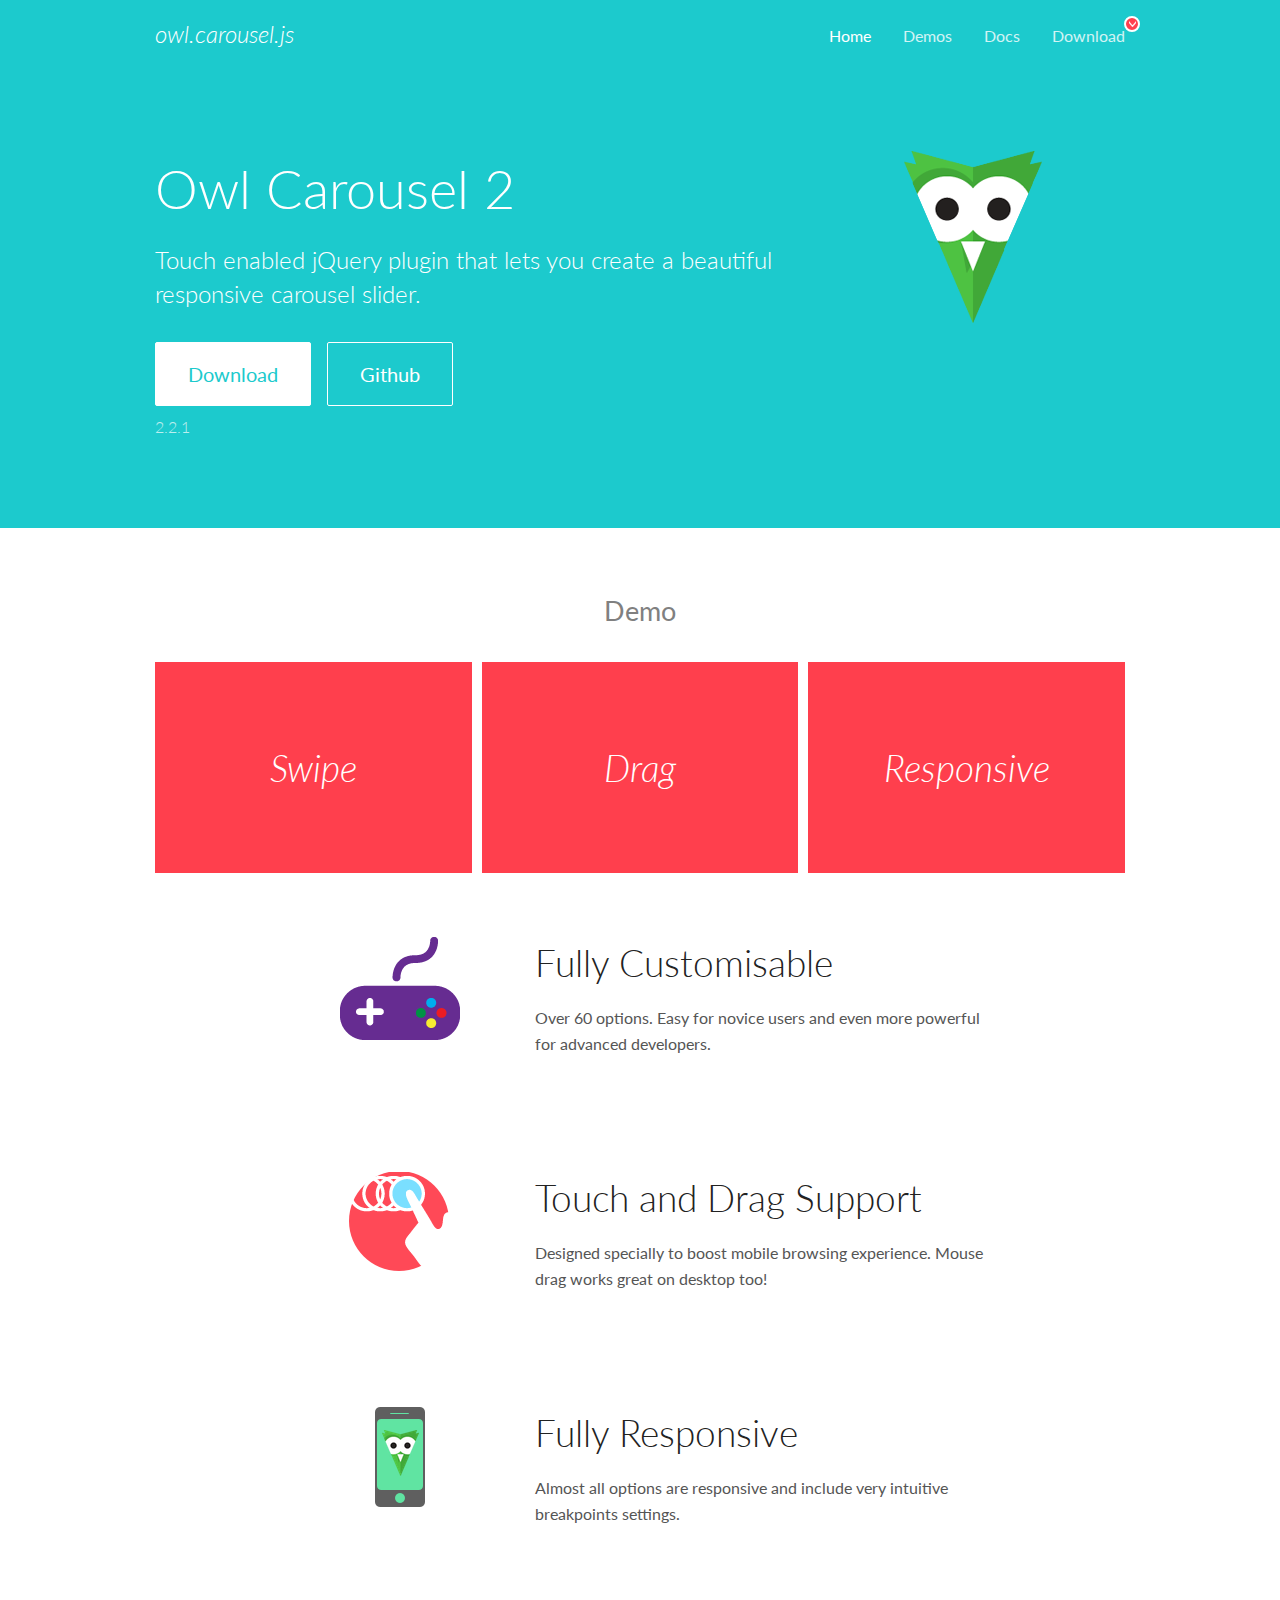
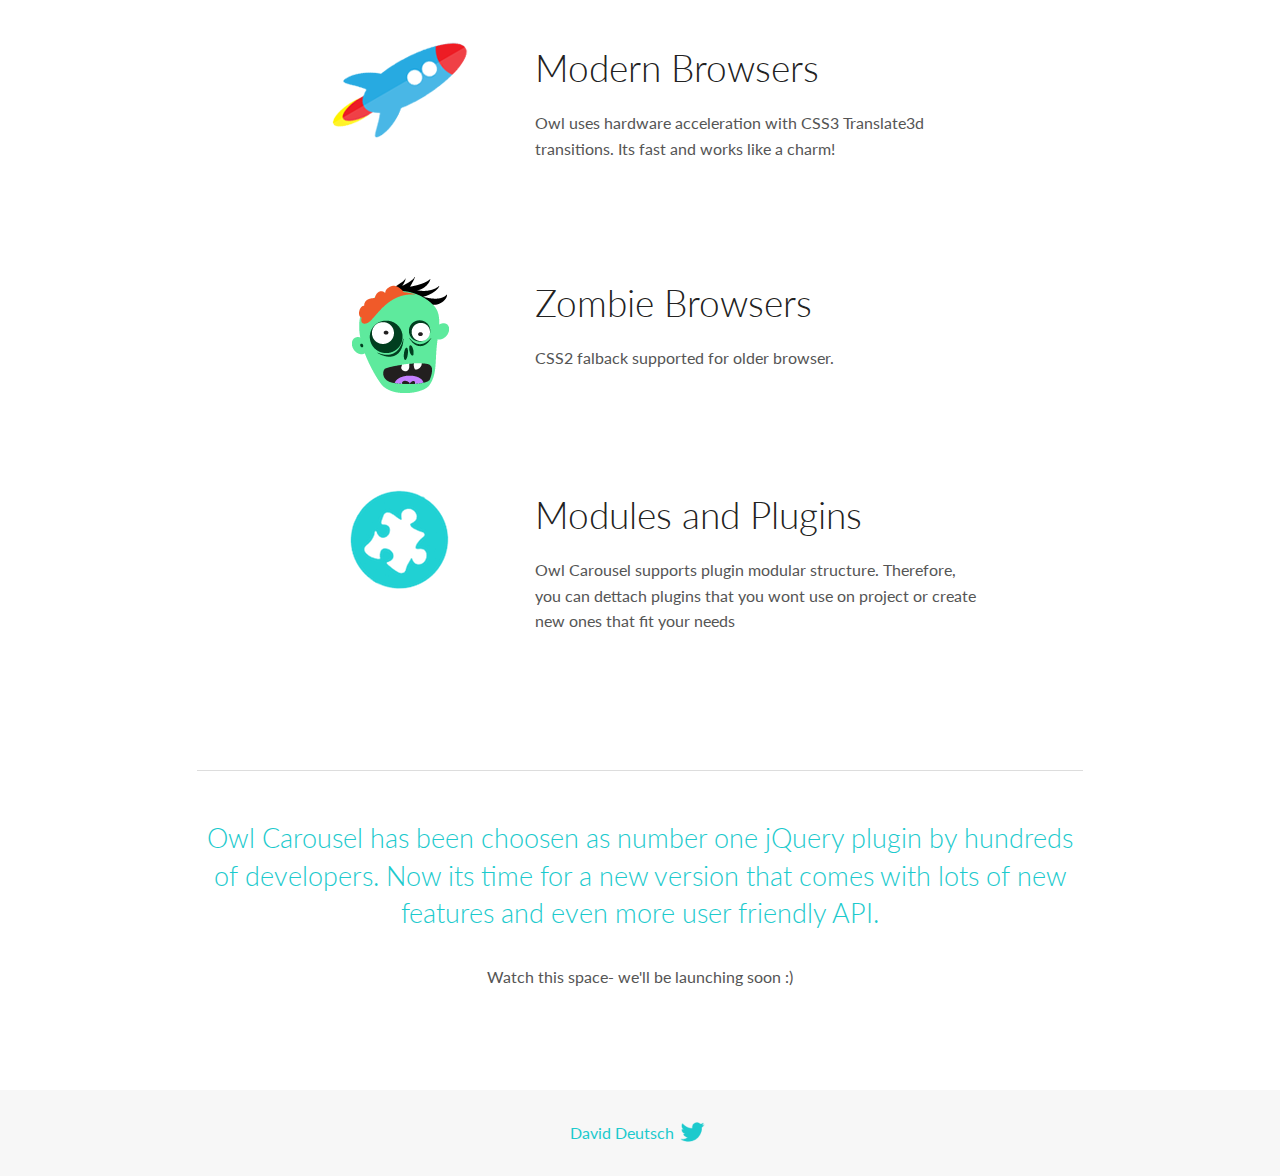
<file: DBtest/static/assets/lib/owl.carousel/docs/index.html>
<!DOCTYPE html>
<html lang="en">
  <head>

    <!-- head -->
    <meta charset="utf-8">
    <meta name="msapplication-tap-highlight" content="no" />
    <meta name="viewport" content="width=device-width, initial-scale=1.0" />
    <meta name="description" content="Touch enabled jQuery plugin that lets you create beautiful responsive carousel slider.">
    <meta name="author" content="David Deutsch">
    <title>
      Home | Owl Carousel | 2.2.1
    </title>

    <!-- Stylesheets -->
    <link href='https://fonts.googleapis.com/css?family=Lato:300,400,700,400italic,300italic' rel='stylesheet' type='text/css'>
    <link rel="stylesheet" href="assets/css/docs.theme.min.css">

    <!-- Owl Stylesheets -->
    <link rel="stylesheet" href="assets/owlcarousel/assets/owl.carousel.min.css">
    <link rel="stylesheet" href="assets/owlcarousel/assets/owl.theme.default.min.css">

    <!-- HTML5 shim and Respond.js IE8 support of HTML5 elements and media queries -->

    <!--[if lt IE 9]>
      <script src="https://oss.maxcdn.com/libs/html5shiv/3.7.0/html5shiv.js"></script>
      <script src="https://oss.maxcdn.com/libs/respond.js/1.3.0/respond.min.js"></script>
    <![endif]-->

    <!-- Favicons -->
    <link rel="apple-touch-icon-precomposed" sizes="144x144" href="assets/ico/apple-touch-icon-144-precomposed.png">
    <link rel="shortcut icon" href="assets/ico/favicon.png">
    <link rel="shortcut icon" href="favicon.ico">

    <!-- Yeah i know js should not be in header. Its required for demos.-->

    <!-- javascript -->
    <script src="assets/vendors/jquery.min.js"></script>
    <script src="assets/owlcarousel/owl.carousel.js"></script>
  </head>
  <body>

    <!-- header -->
    <header class="header">
      <div class="row">
        <div class="large-12 columns">
          <div class="brand left">
            <h3>
              <a href="/OwlCarousel2/">owl.carousel.js</a> 
            </h3>
          </div>
          <a id="toggle-nav" class="right">
            <span></span> <span></span> <span></span> 
          </a> 
          <div class="nav-bar">
            <ul class="clearfix">
              <li class="active">
                <a href="/OwlCarousel2/index.html">Home</a> 
              </li>
              <li> <a href="/OwlCarousel2/demos/demos.html">Demos</a>  </li>
              <li> <a href="/OwlCarousel2/docs/started-welcome.html">Docs</a>  </li>
              <li>
                <a href="https://github.com/OwlCarousel2/OwlCarousel2/archive/2.2.1.zip">Download</a> 
                <span class="download"></span> 
              </li>
            </ul>
          </div>
        </div>
      </div>
    </header>

    <!-- home panel -->
    <section id="hero">
      <div class="row">
        <div class="large-8 medium-8 columns">
          <h1>Owl Carousel 2</h1>
          <h4>Touch enabled jQuery plugin that lets you create a beautiful responsive carousel slider.</h4>
          <a href="https://github.com/OwlCarousel2/OwlCarousel2/archive/2.2.1.zip" class="hero-button">Download</a> 
          <a href="https://github.com/OwlCarousel2/OwlCarousel2" class="hero-button outline">Github</a> 
          <p>2.2.1</p>
        </div>
        <div class="large-4 medium-4 columns">
          <img class="owl-logo" src="assets/img/owl-logo.png" alt="mr. Owl">
        </div>
      </div>
    </section>

    <!-- body -->
    <div class="home-demo">
      <div class="row">
        <div class="large-12 columns">
          <h3>Demo</h3>
          <div class="owl-carousel">
            <div class="item">
              <h2>Swipe</h2>
            </div>
            <div class="item">
              <h2>Drag</h2>
            </div>
            <div class="item">
              <h2>Responsive</h2>
            </div>
            <div class="item">
              <h2>CSS3</h2>
            </div>
            <div class="item">
              <h2>Fast</h2>
            </div>
            <div class="item">
              <h2>Easy</h2>
            </div>
            <div class="item">
              <h2>Free</h2>
            </div>
            <div class="item">
              <h2>Upgradable</h2>
            </div>
            <div class="item">
              <h2>Tons of options</h2>
            </div>
            <div class="item">
              <h2>Infinity</h2>
            </div>
            <div class="item">
              <h2>Auto Width</h2>
            </div>
          </div>
        </div>
      </div>
    </div>
    <script>
      var owl = $('.owl-carousel');
      owl.owlCarousel({
        margin: 10,
        loop: true,
        responsive: {
          0: {
            items: 1
          },
          600: {
            items: 2
          },
          1000: {
            items: 3
          }
        }
      })
    </script>

    <!-- features -->
    <div id="features">
      <div class="row">
        <div class="small-12 medium-9 small-centered columns">
          <section class="row feature">
            <div class="medium-4 small-12 columns">
              <img src="assets/img/feature-options.png" alt="">
            </div>
            <div class="medium-8 small-12 columns">
              <h2>Fully Customisable</h2>
              <p>Over 60 options. Easy for novice users and even more powerful for advanced developers.</p>
            </div>
          </section>
          <section class="row feature">
            <div class="medium-4 small-12 columns">
              <img src="assets/img/feature-drag.png" alt="">
            </div>
            <div class="medium-8 small-12 columns">
              <h2>Touch and Drag Support</h2>
              <p>Designed specially to boost mobile browsing experience. Mouse drag works great on desktop too!</p>
            </div>
          </section>
          <section class="row feature">
            <div class="medium-4 small-12 columns">
              <img src="assets/img/feature-responsive.png" alt="">
            </div>
            <div class="medium-8 small-12 columns">
              <h2>Fully Responsive</h2>
              <p>Almost all options are responsive and include very intuitive breakpoints settings.</p>
            </div>
          </section>
          <section class="row feature">
            <div class="medium-4 small-12 columns">
              <img src="assets/img/feature-modern.png" alt="">
            </div>
            <div class="medium-8 small-12 columns">
              <h2>Modern Browsers</h2>
              <p>Owl uses hardware acceleration with CSS3 Translate3d transitions. Its fast and works like a charm! </p>
            </div>
          </section>
          <section class="row feature">
            <div class="medium-4 small-12 columns">
              <img src="assets/img/feature-zombie.png" alt="">
            </div>
            <div class="medium-8 small-12 columns">
              <h2>Zombie Browsers</h2>
              <p>CSS2 falback supported for older browser.</p>
            </div>
          </section>
          <section class="row feature">
            <div class="medium-4 small-12 columns">
              <img src="assets/img/feature-module.png" alt="">
            </div>
            <div class="medium-8 small-12 columns">
              <h2>Modules and Plugins</h2>
              <p>Owl Carousel supports plugin modular structure. Therefore, you can dettach plugins that you wont use on project or create new ones that fit your needs</p>
            </div>
          </section>
        </div>
      </div>
    </div>

    <!-- footer -->
    <section id="teaser-text">
      <div class="row">
        <div class="small-12 medium-11 small-centered columns">
          <hr>
          <h3 id="owl-carousel-has-been-choosen-as-number-one-jquery-plugin-by-hundreds-of-developers-now-its-time-for-a-new-version-that-comes-with-lots-of-new-features-and-even-more-user-friendly-api-">Owl Carousel has been choosen as number one jQuery plugin by hundreds of developers. Now its time for a new version that comes with lots of new features and even more user friendly API.</h3>
          <p>Watch this space- we&#39;ll be launching soon :)</p>
        </div>
      </div>
    </section>

    <!-- footer -->
    <footer class="footer">
      <div class="row">
        <div class="large-12 columns">
          <h5>
            <a href="/OwlCarousel2/docs/support-contact.html">David Deutsch</a> 
            <a id="custom-tweet-button" href="https://twitter.com/share?url=https://github.com/OwlCarousel2/OwlCarousel2&text=Owl Carousel - This is so awesome! " target="_blank"></a> 
          </h5>
        </div>
      </div>
    </footer>

    <!-- vendors -->
    <script src="assets/vendors/highlight.js"></script>
    <script src="assets/js/app.js"></script>
  </body>
</html>
</file>
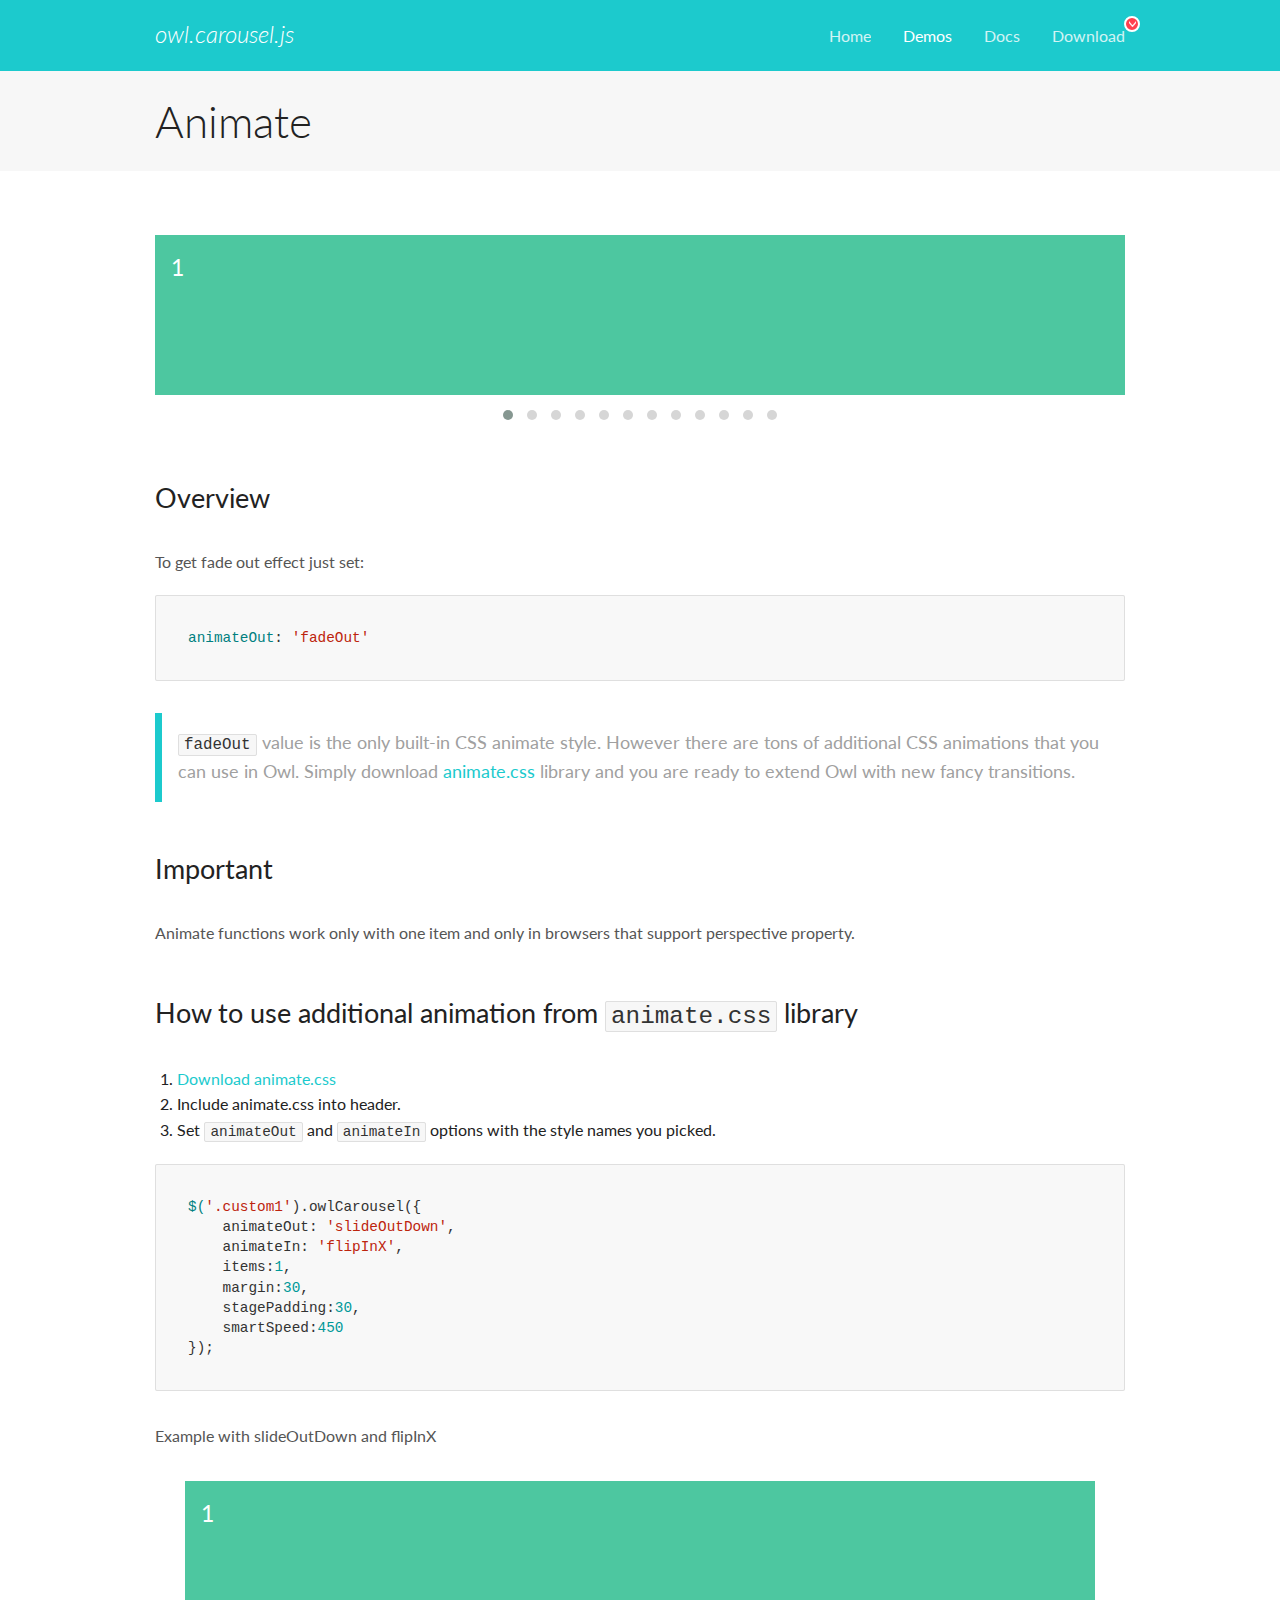
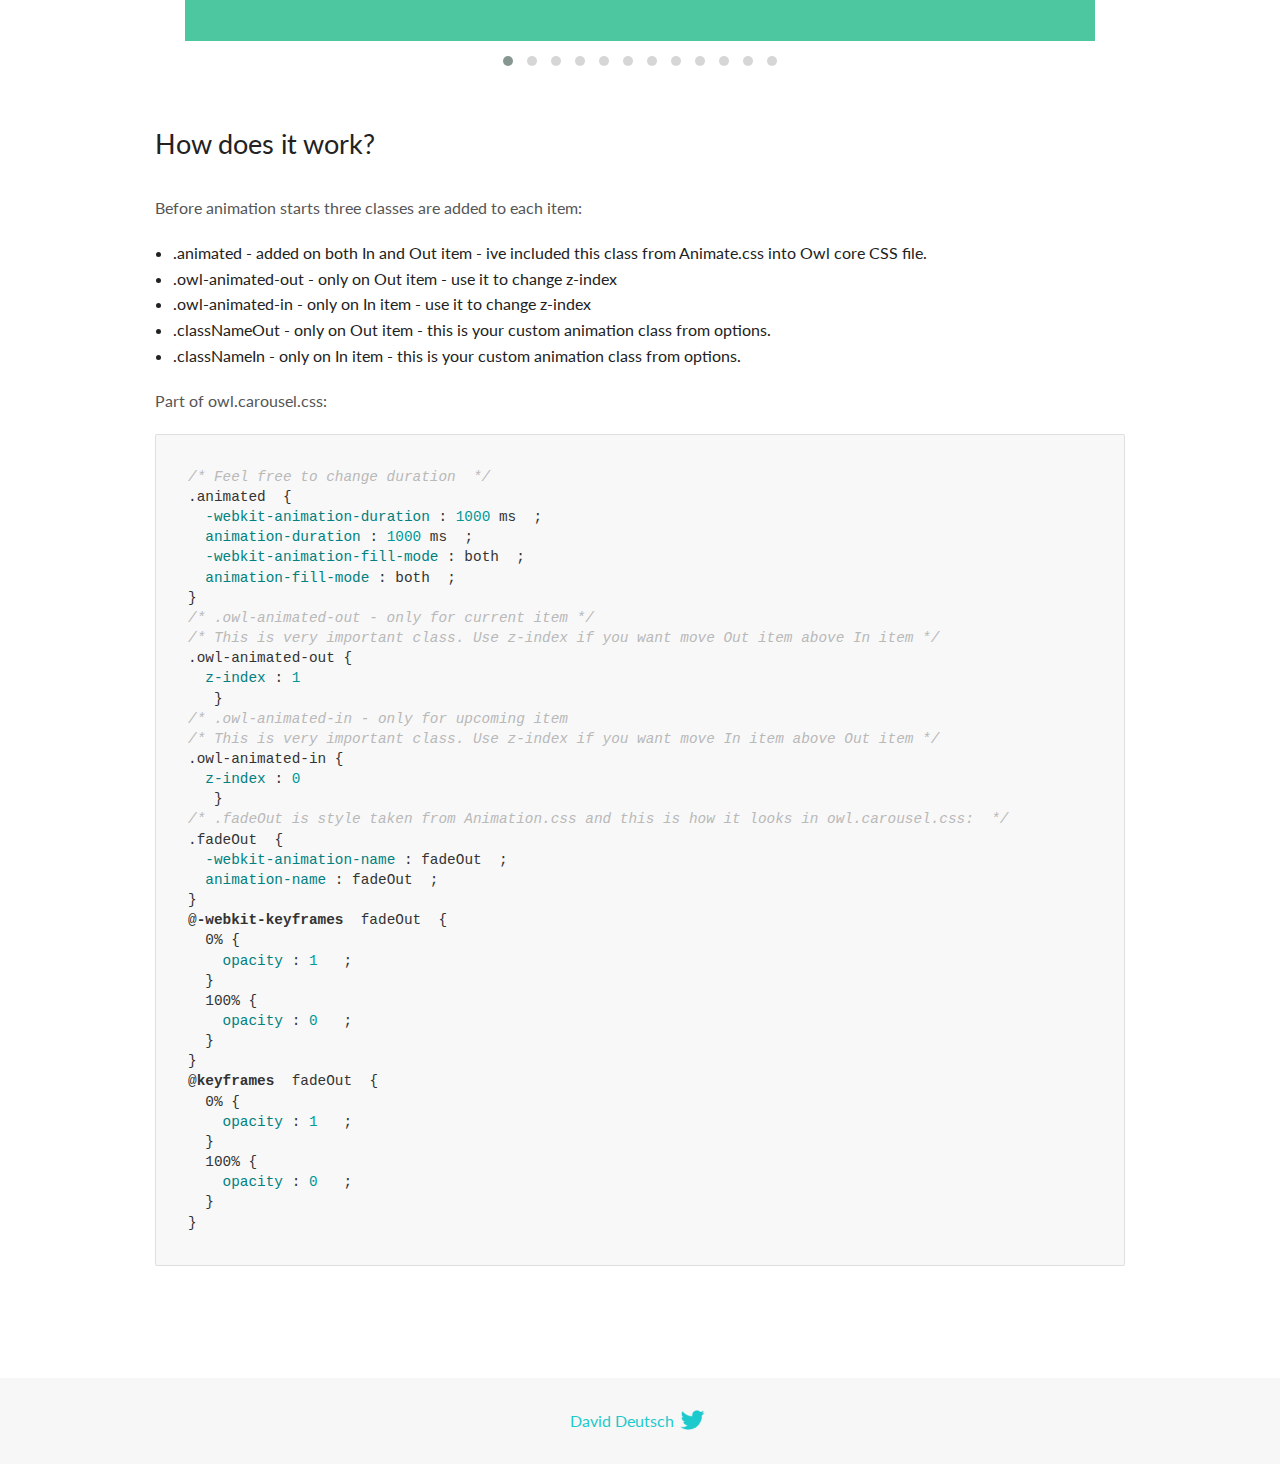
<file: DBtest/static/assets/lib/owl.carousel/docs/demos/animate.html>
<!DOCTYPE html>
<html lang="en">
  <head>

    <!-- head -->
    <meta charset="utf-8">
    <meta name="msapplication-tap-highlight" content="no" />
    <meta name="viewport" content="width=device-width, initial-scale=1.0" />
    <meta name="description" content="Animate carousel">
    <meta name="author" content="David Deutsch">
    <title>
      Animate Demo | Owl Carousel | 2.2.1
    </title>

    <!-- Stylesheets -->
    <link href='https://fonts.googleapis.com/css?family=Lato:300,400,700,400italic,300italic' rel='stylesheet' type='text/css'>
    <link rel="stylesheet" href="../assets/css/docs.theme.min.css">

    <!-- Owl Stylesheets -->
    <link rel="stylesheet" href="../assets/owlcarousel/assets/owl.carousel.min.css">
    <link rel="stylesheet" href="../assets/owlcarousel/assets/owl.theme.default.min.css">

    <!-- HTML5 shim and Respond.js IE8 support of HTML5 elements and media queries -->

    <!--[if lt IE 9]>
      <script src="https://oss.maxcdn.com/libs/html5shiv/3.7.0/html5shiv.js"></script>
      <script src="https://oss.maxcdn.com/libs/respond.js/1.3.0/respond.min.js"></script>
    <![endif]-->

    <!-- Favicons -->
    <link rel="apple-touch-icon-precomposed" sizes="144x144" href="../assets/ico/apple-touch-icon-144-precomposed.png">
    <link rel="shortcut icon" href="../assets/ico/favicon.png">
    <link rel="shortcut icon" href="favicon.ico">

    <!-- Yeah i know js should not be in header. Its required for demos.-->

    <!-- javascript -->
    <script src="../assets/vendors/jquery.min.js"></script>
    <script src="../assets/owlcarousel/owl.carousel.js"></script>
  </head>
  <body>

    <!-- header -->
    <header class="header">
      <div class="row">
        <div class="large-12 columns">
          <div class="brand left">
            <h3>
              <a href="/OwlCarousel2/">owl.carousel.js</a> 
            </h3>
          </div>
          <a id="toggle-nav" class="right">
            <span></span> <span></span> <span></span> 
          </a> 
          <div class="nav-bar">
            <ul class="clearfix">
              <li> <a href="/OwlCarousel2/index.html">Home</a>  </li>
              <li class="active">
                <a href="/OwlCarousel2/demos/demos.html">Demos</a> 
              </li>
              <li> <a href="/OwlCarousel2/docs/started-welcome.html">Docs</a>  </li>
              <li>
                <a href="https://github.com/OwlCarousel2/OwlCarousel2/archive/2.2.1.zip">Download</a> 
                <span class="download"></span> 
              </li>
            </ul>
          </div>
        </div>
      </div>
    </header>

    <!-- title -->
    <section class="title">
      <div class="row">
        <div class="large-12 columns">
          <h1>Animate</h1>
        </div>
      </div>
    </section>

    <!--  Demos -->
    <section id="demos">
      <div class="row">
        <div class="large-12 columns">
          <div class="fadeOut owl-carousel owl-theme">
            <div class="item">
              <h4>1</h4>
            </div>
            <div class="item">
              <h4>2</h4>
            </div>
            <div class="item">
              <h4>3</h4>
            </div>
            <div class="item">
              <h4>4</h4>
            </div>
            <div class="item">
              <h4>5</h4>
            </div>
            <div class="item">
              <h4>6</h4>
            </div>
            <div class="item">
              <h4>7</h4>
            </div>
            <div class="item">
              <h4>8</h4>
            </div>
            <div class="item">
              <h4>9</h4>
            </div>
            <div class="item">
              <h4>10</h4>
            </div>
            <div class="item">
              <h4>11</h4>
            </div>
            <div class="item">
              <h4>12</h4>
            </div>
          </div>
          <h3 id="overview">Overview</h3>
          <p>To get fade out effect just set:</p>
          <pre><code>animateOut: &#39;fadeOut&#39;</code></pre>
          <blockquote>
            <p><code>fadeOut</code> value is the only built-in CSS animate style. However there are tons of additional CSS animations that you can use in Owl. Simply download
              <a href="https://daneden.github.io/animate.css/">animate.css</a>  library and you are ready to extend Owl with new fancy transitions.</p>
          </blockquote>
          <h3 id="important">Important</h3>
          <p>Animate functions work only with one item and only in browsers that support perspective property.</p>
          <h3 id="how-to-use-additional-animation-from-animate-css-library">How to use additional animation from <code>animate.css</code> library</h3>
          <ol>
            <li> <a href="https://daneden.github.io/animate.css/">Download animate.css</a>  </li>
            <li>Include animate.css into header.</li>
            <li>Set <code>animateOut</code> and <code>animateIn</code> options with the style names you picked.</li>
          </ol>
          <pre><code>$(&#39;.custom1&#39;).owlCarousel({
    animateOut: &#39;slideOutDown&#39;,
    animateIn: &#39;flipInX&#39;,
    items:1,
    margin:30,
    stagePadding:30,
    smartSpeed:450
});</code></pre>
          <p>Example with slideOutDown and flipInX</p>
          <div class="custom1 owl-carousel owl-theme">
            <div class="item">
              <h4>1</h4>
            </div>
            <div class="item">
              <h4>2</h4>
            </div>
            <div class="item">
              <h4>3</h4>
            </div>
            <div class="item">
              <h4>4</h4>
            </div>
            <div class="item">
              <h4>5</h4>
            </div>
            <div class="item">
              <h4>6</h4>
            </div>
            <div class="item">
              <h4>7</h4>
            </div>
            <div class="item">
              <h4>8</h4>
            </div>
            <div class="item">
              <h4>9</h4>
            </div>
            <div class="item">
              <h4>10</h4>
            </div>
            <div class="item">
              <h4>11</h4>
            </div>
            <div class="item">
              <h4>12</h4>
            </div>
          </div>
          <h3 id="how-does-it-work-">How does it work?</h3>
          <p>Before animation starts three classes are added to each item:</p>
          <ul>
            <li>.animated - added on both In and Out item - ive included this class from Animate.css into Owl core CSS file.</li>
            <li>.owl-animated-out - only on Out item - use it to change z-index</li>
            <li>.owl-animated-in - only on In item - use it to change z-index</li>
            <li>.classNameOut - only on Out item - this is your custom animation class from options.</li>
            <li>.classNameIn - only on In item - this is your custom animation class from options.</li>
          </ul>
          <p>Part of owl.carousel.css:</p>
          <pre><code class="language-css"><span class="comment">/* Feel free to change duration  */</span> 
<span class="class">.animated</span>  <span class="rules">{
  <span class="rule"><span class="attribute">-webkit-animation-duration</span> :<span class="value"> <span class="number">1000</span> ms</span> </span> ;
  <span class="rule"><span class="attribute">animation-duration</span> :<span class="value"> <span class="number">1000</span> ms</span> </span> ;
  <span class="rule"><span class="attribute">-webkit-animation-fill-mode</span> :<span class="value"> both</span> </span> ;
  <span class="rule"><span class="attribute">animation-fill-mode</span> :<span class="value"> both</span> </span> ;
<span class="rule">}</span> </span> 
<span class="comment">/* .owl-animated-out - only for current item */</span> 
<span class="comment">/* This is very important class. Use z-index if you want move Out item above In item */</span> 
<span class="class">.owl-animated-out</span> <span class="rules">{
  <span class="rule"><span class="attribute">z-index</span> :<span class="value"> <span class="number">1</span> 
</span> </span> </span> }
<span class="comment">/* .owl-animated-in - only for upcoming item
/* This is very important class. Use z-index if you want move In item above Out item */</span> 
<span class="class">.owl-animated-in</span> <span class="rules">{
  <span class="rule"><span class="attribute">z-index</span> :<span class="value"> <span class="number">0</span> 
</span> </span> </span> }
<span class="comment">/* .fadeOut is style taken from Animation.css and this is how it looks in owl.carousel.css:  */</span> 
<span class="class">.fadeOut</span>  <span class="rules">{
  <span class="rule"><span class="attribute">-webkit-animation-name</span> :<span class="value"> fadeOut</span> </span> ;
  <span class="rule"><span class="attribute">animation-name</span> :<span class="value"> fadeOut</span> </span> ;
<span class="rule">}</span> </span> 
<span class="at_rule">@<span class="keyword">-webkit-keyframes</span>  fadeOut </span> {
  0% <span class="rules">{
    <span class="rule"><span class="attribute">opacity</span> :<span class="value"> <span class="number">1</span> </span> </span> ;
  <span class="rule">}</span> </span> 
  100% <span class="rules">{
    <span class="rule"><span class="attribute">opacity</span> :<span class="value"> <span class="number">0</span> </span> </span> ;
  <span class="rule">}</span> </span> 
}
<span class="at_rule">@<span class="keyword">keyframes</span>  fadeOut </span> {
  0% <span class="rules">{
    <span class="rule"><span class="attribute">opacity</span> :<span class="value"> <span class="number">1</span> </span> </span> ;
  <span class="rule">}</span> </span> 
  100% <span class="rules">{
    <span class="rule"><span class="attribute">opacity</span> :<span class="value"> <span class="number">0</span> </span> </span> ;
  <span class="rule">}</span> </span> 
}</code></pre>
          <link rel="stylesheet" href="../assets/css/animate.css">
          <script>
            jQuery(document).ready(function($) {
              $('.fadeOut').owlCarousel({
                items: 1,
                animateOut: 'fadeOut',
                loop: true,
                margin: 10,
              });
              $('.custom1').owlCarousel({
                animateOut: 'slideOutDown',
                animateIn: 'flipInX',
                items: 1,
                margin: 30,
                stagePadding: 30,
                smartSpeed: 450
              });
            });
          </script>
        </div>
      </div>
    </section>

    <!-- footer -->
    <footer class="footer">
      <div class="row">
        <div class="large-12 columns">
          <h5>
            <a href="/OwlCarousel2/docs/support-contact.html">David Deutsch</a> 
            <a id="custom-tweet-button" href="https://twitter.com/share?url=https://github.com/OwlCarousel2/OwlCarousel2&text=Owl Carousel - This is so awesome! " target="_blank"></a> 
          </h5>
        </div>
      </div>
    </footer>

    <!-- vendors -->
    <script src="../assets/vendors/highlight.js"></script>
    <script src="../assets/js/app.js"></script>
  </body>
</html>
</file>
